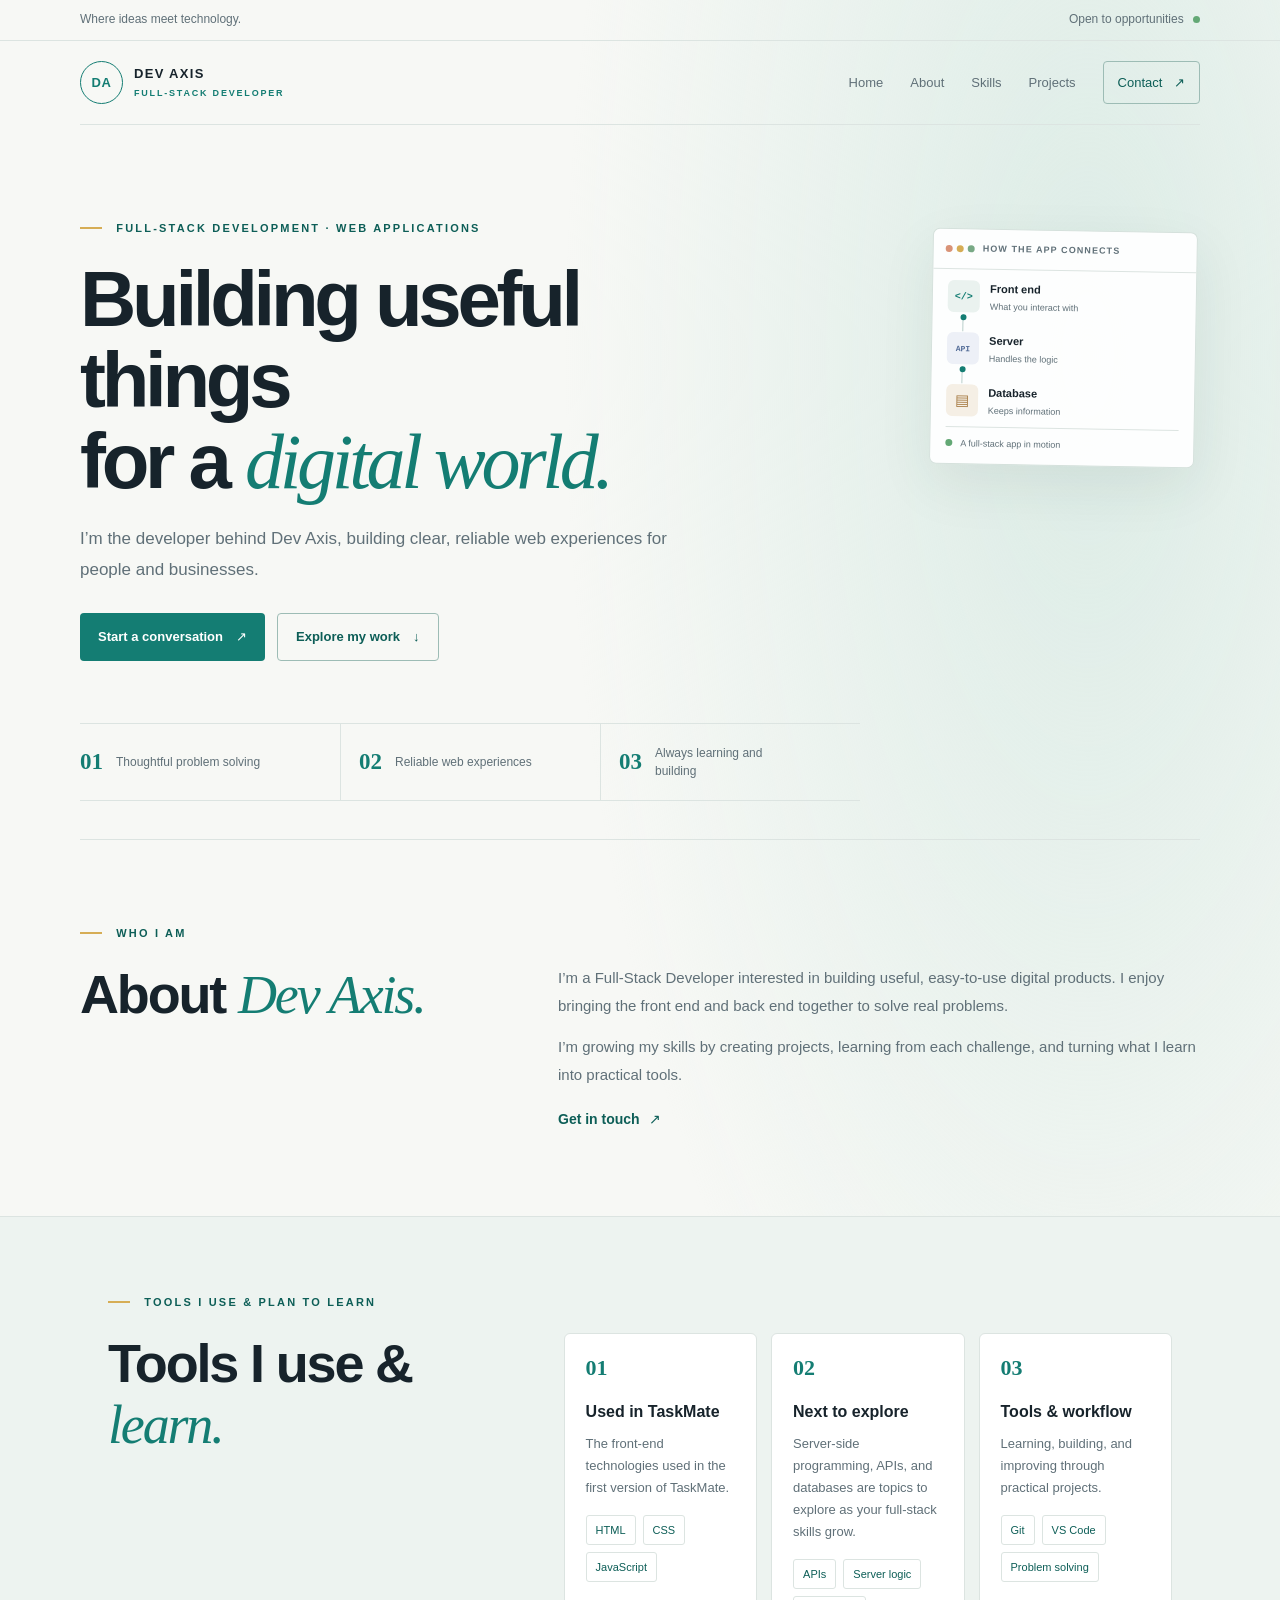
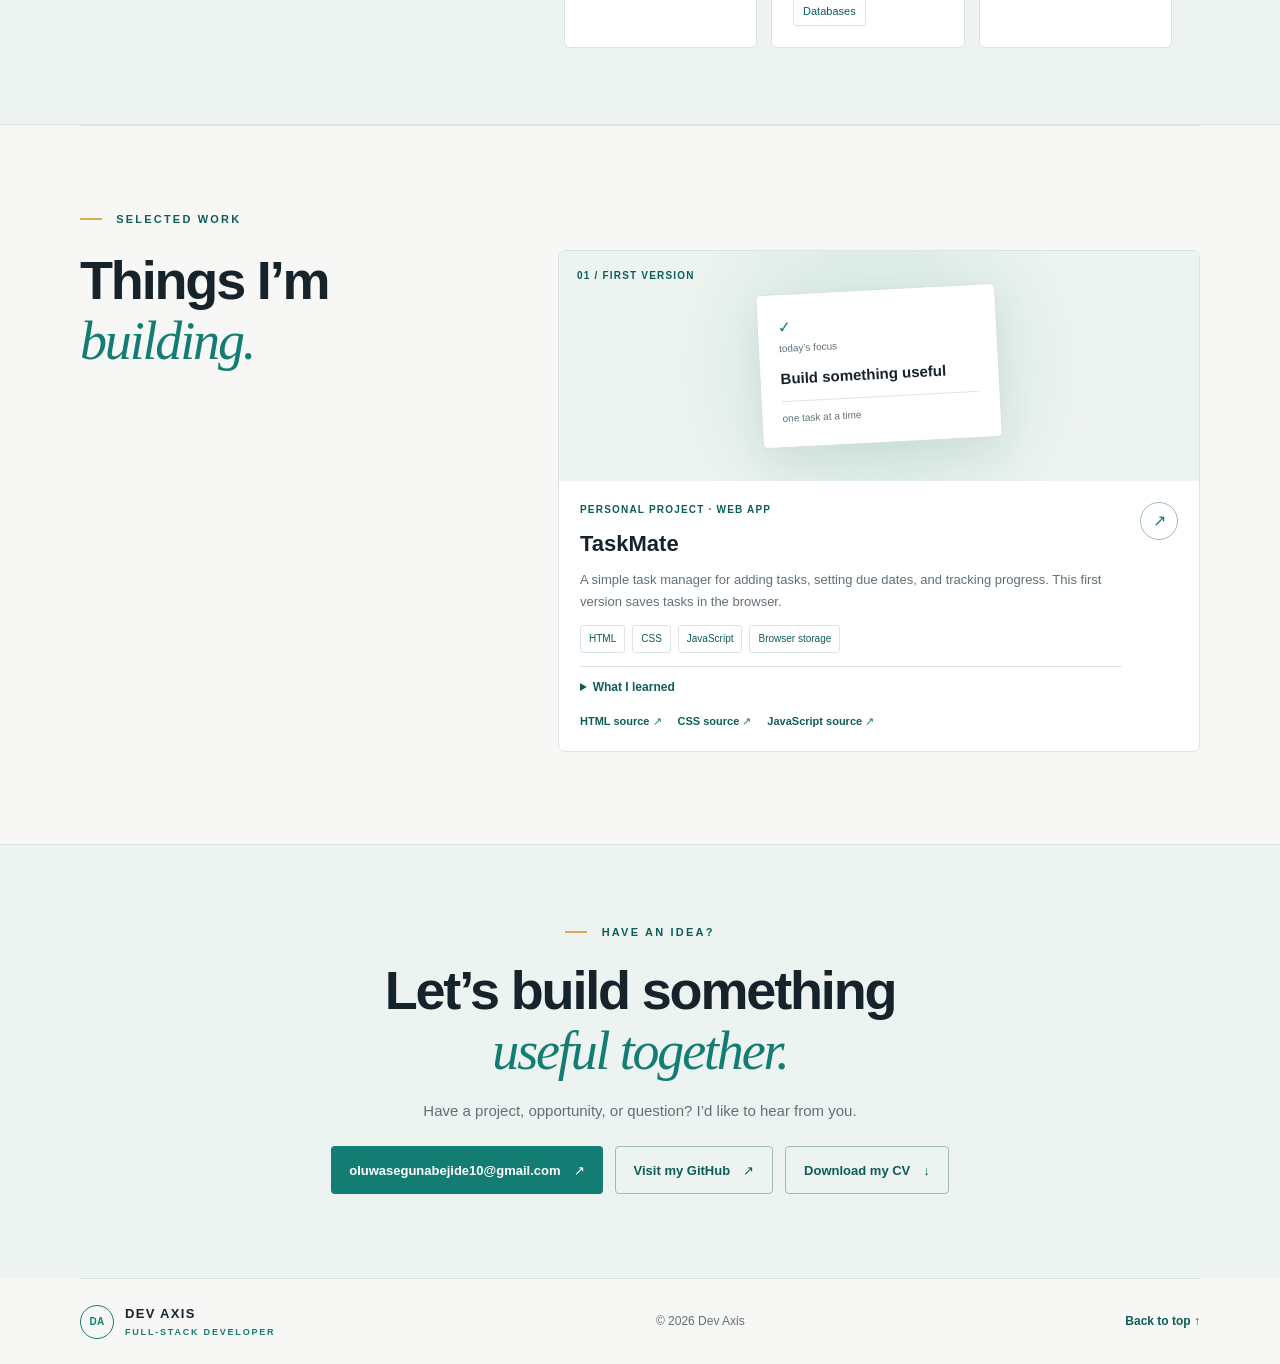
<file: index.html>
<!doctype html>
<html lang="en">
<head>
  <meta charset="utf-8">
  <meta name="viewport" content="width=device-width, initial-scale=1">
  <meta name="theme-color" content="#080808">
  <meta name="description" content="Dev Axis is the portfolio of a Full-Stack Developer building thoughtful web experiences.">
  <title>Dev Axis | Full-Stack Developer</title>
  <link rel="stylesheet" href="style1.css">
</head>
<body>
  <div class="topline">
    <div class="container topline-inner">
      <span>Where ideas meet technology.</span>
      <span>Open to opportunities <i></i></span>
    </div>
  </div>

  <header class="site-header container">
    <a class="brand" href="#home" aria-label="Dev Axis home">
      <span class="brand-mark">DA</span>
      <span class="brand-name">DEV AXIS<small>FULL-STACK DEVELOPER</small></span>
    </a>

    <nav class="desktop-nav" aria-label="Main navigation">
      <a href="#home">Home</a>
      <a href="#about">About</a>
      <a href="#skills">Skills</a>
      <a href="#projects">Projects</a>
      <a class="nav-contact" href="#contact">Contact <b>↗</b></a>
    </nav>

    <details class="mobile-menu">
      <summary aria-label="Open navigation menu">
        <span></span><span></span><span></span>
      </summary>
      <nav aria-label="Mobile navigation">
        <a href="#home">Home</a>
        <a href="#about">About</a>
        <a href="#skills">Skills</a>
        <a href="#projects">Projects</a>
        <a href="#contact">Contact</a>
      </nav>
    </details>
  </header>

  <main>
    <section class="hero container" id="home">
      <div class="hero-copy">
        <p class="eyebrow"><span></span> FULL-STACK DEVELOPMENT · WEB APPLICATIONS</p>
        <h1>Building useful things<br>for a <em>digital world.</em></h1>
        <p class="hero-text">I’m the developer behind Dev Axis, building clear, reliable web experiences for people and businesses.</p>
        <div class="hero-actions">
          <a class="button button-gold" href="#contact">Start a conversation <b>↗</b></a>
          <a class="button button-outline" href="#projects">Explore my work <b>↓</b></a>
        </div>
      </div>

      <div class="stack-card" aria-label="Animated diagram of a full-stack application"><div class="stack-heading"><span class="stack-lights"><i></i><i></i><i></i></span><span>HOW THE APP CONNECTS</span></div><div class="stack-flow"><div class="stack-node"><span class="node-icon">&lt;/&gt;</span><span class="node-copy"><b>Front end</b><small>What you interact with</small></span></div><div class="stack-link"><i class="flow-dot"></i></div><div class="stack-node"><span class="node-icon node-api">API</span><span class="node-copy"><b>Server</b><small>Handles the logic</small></span></div><div class="stack-link"><i class="flow-dot delay-one"></i></div><div class="stack-node"><span class="node-icon node-db">▤</span><span class="node-copy"><b>Database</b><small>Keeps information</small></span></div></div><div class="stack-footer"><span class="live-dot"></span> A full-stack app in motion</div></div>
              <div class="hero-stats">
        <div><b>01</b><span>Thoughtful problem solving</span></div>
<div><b>02</b><span>Reliable web experiences</span></div>
        <div><b>03</b><span>Always learning and building</span></div>
      </div>
    </section>

    <section class="section container about-section" id="about">
      <p class="eyebrow"><span></span> WHO I AM</p>
      <div class="section-grid">
        <h2>About <em>Dev Axis.</em></h2>
        <div>
          <p class="body-copy">I’m a Full-Stack Developer interested in building useful, easy-to-use digital products. I enjoy bringing the front end and back end together to solve real problems.</p>
          <p class="body-copy">I’m growing my skills by creating projects, learning from each challenge, and turning what I learn into practical tools.</p>
          <a class="arrow-link" href="mailto:oluwasegunabejide10@gmail.com">Get in touch <span>↗</span></a>
        </div>
      </div>
    </section>

    <section class="section skills-section" id="skills">
      <div class="container">
        <p class="eyebrow"><span></span> TOOLS I USE &amp; PLAN TO LEARN</p>
        <div class="section-grid">
          <h2>Tools I use &amp; <em>learn.</em></h2>
          <div class="skills-grid">
            <article>
              <b>01</b><h3>Used in TaskMate</h3>
              <p>The front-end technologies used in the first version of TaskMate.</p>
              <div class="chips"><span>HTML</span><span>CSS</span><span>JavaScript</span></div>
            </article>
            <article>
              <b>02</b><h3>Next to explore</h3>
              <p>Server-side programming, APIs, and databases are topics to explore as your full-stack skills grow.</p>
              <div class="chips"><span>APIs</span><span>Server logic</span><span>Databases</span></div>
            </article>
            <article>
              <b>03</b><h3>Tools &amp; workflow</h3>
              <p>Learning, building, and improving through practical projects.</p>
              <div class="chips"><span>Git</span><span>VS Code</span><span>Problem solving</span></div>
            </article>
          </div>
        </div>
      </div>
    </section>

    <section class="section container projects-section" id="projects">
      <p class="eyebrow"><span></span> SELECTED WORK</p>
      <div class="section-grid">
        <h2>Things I’m <em>building.</em></h2>
        <div class="project-card">
          <div class="project-visual">
            <span class="project-label">01 / FIRST VERSION</span>
            <div class="task-art">
              <i>✓</i><span>today’s focus</span>
              <b>Build something useful</b>
              <small>one task at a time</small>
            </div>
          </div>
          <div class="project-info">
            <div>
              <p class="project-type">PERSONAL PROJECT · WEB APP</p>
              <h3>TaskMate</h3>
              <p class="project-summary">A simple task manager for adding tasks, setting due dates, and tracking progress. This first version saves tasks in the browser.</p><div class="chips project-stack"><span>HTML</span><span>CSS</span><span>JavaScript</span><span>Browser storage</span></div><details class="project-learning"><summary>What I learned</summary><p>I practiced handling form events, updating task lists, adding filters, and saving data in the browser.</p></details><div class="project-code-links" aria-label="TaskMate source code"><a href="https://github.com/axisdev2-dev/portfolio/blob/master/taskmate.html" target="_blank" rel="noopener noreferrer">HTML source <span>↗</span></a><a href="https://github.com/axisdev2-dev/portfolio/blob/master/style.css" target="_blank" rel="noopener noreferrer">CSS source <span>↗</span></a><a href="https://github.com/axisdev2-dev/portfolio/blob/master/app.js" target="_blank" rel="noopener noreferrer">JavaScript source <span>↗</span></a></div>
            </div>
            <a class="round-link" href="taskmate.html" aria-label="Open TaskMate">↗</a>
          </div>
        </div>
      </div>
    </section>

    <section class="contact-section" id="contact">
      <div class="container contact-inner">
        <p class="eyebrow"><span></span> HAVE AN IDEA?</p>
        <h2>Let’s build something<br><em>useful together.</em></h2>
        <p>Have a project, opportunity, or question? I’d like to hear from you.</p>
        <div class="contact-actions">
          <a class="button button-gold" href="mailto:oluwasegunabejide10@gmail.com">oluwasegunabejide10@gmail.com <b>↗</b></a>
          <a class="button button-outline" href="https://github.com/axisdev2-dev" target="_blank" rel="noopener noreferrer">Visit my GitHub <b>↗</b></a>
          <a class="button button-outline" href="Dev-Axis-CV.pdf" download>Download my CV <b>↓</b></a>
        </div>
      </div>
    </section>
  </main>

  <footer class="container footer">
    <a class="brand" href="#home">
      <span class="brand-mark">DA</span>
      <span class="brand-name">DEV AXIS<small>FULL-STACK DEVELOPER</small></span>
    </a>
    <span>© 2026 Dev Axis</span>
    <a href="#home">Back to top ↑</a>
  </footer>
</body>
</html>
</file>
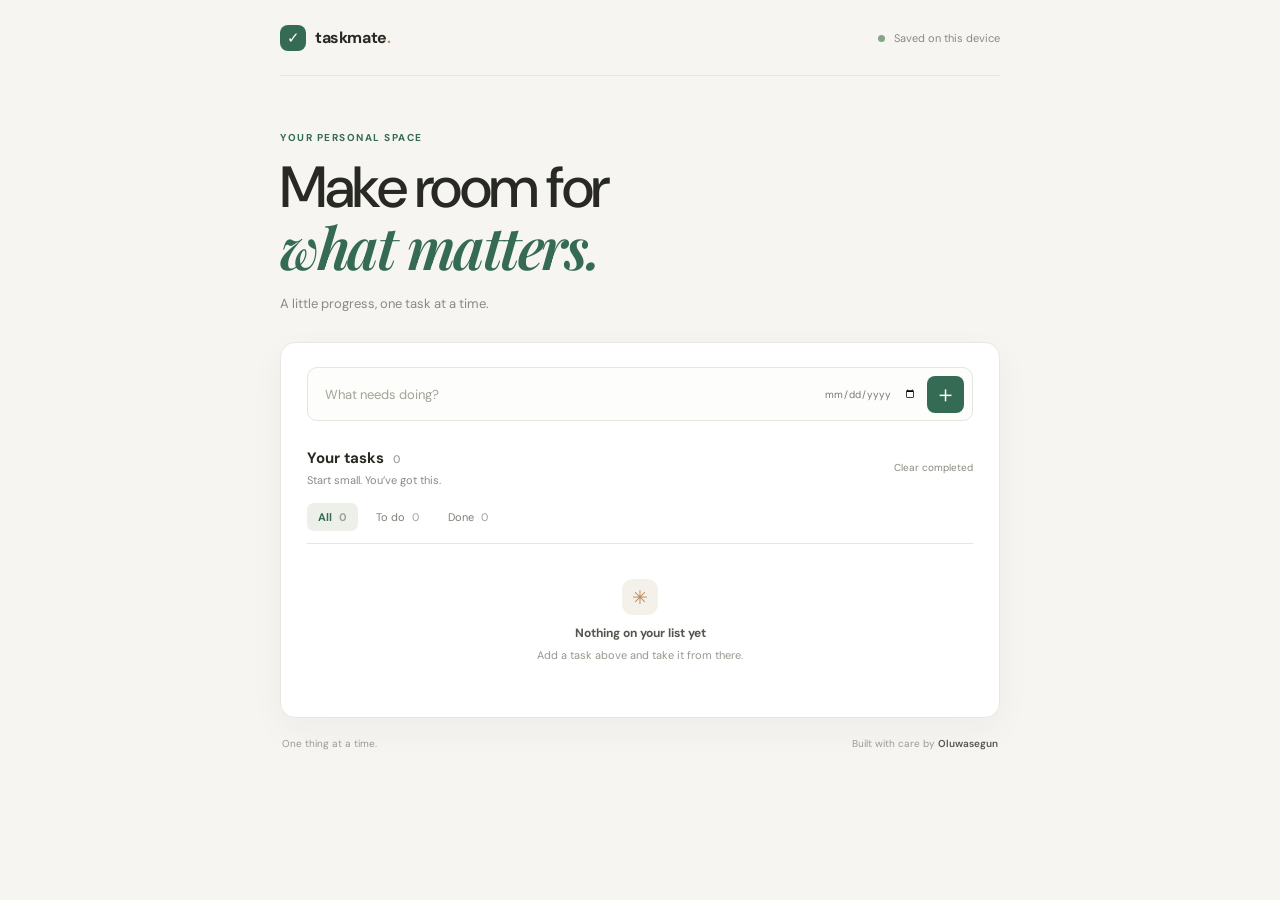
<file: taskmate.html>
<!doctype html>
<html lang="en">
<head>
  <meta charset="utf-8">
  <meta name="viewport" content="width=device-width, initial-scale=1">
  <meta name="theme-color" content="#f6f5f2">
  <title>TaskMate — Your day, in hand</title>
  <link rel="stylesheet" href="style.css">
  <script src="app.js" defer></script>
</head>
<body>
  <main class="app">
    <header class="topbar">
      <a class="brand" href="#" aria-label="TaskMate home">
        <span class="brand-icon">✓</span>
        taskmate<span class="period">.</span>
      </a>
      <span class="local-note"><span></span> Saved on this device</span>
    </header>

    <section class="welcome">
      <p class="eyebrow">YOUR PERSONAL SPACE</p>
      <h1>Make room for<br><em>what matters.</em></h1>
      <p class="welcome-copy">A little progress, one task at a time.</p>
    </section>

    <section class="task-panel" aria-label="Task manager">
      <form id="task-form" class="task-form">
        <label class="sr-only" for="task-input">What needs doing?</label>
        <input
          id="task-input"
          name="task"
          type="text"
          maxlength="120"
          placeholder="What needs doing?"
          autocomplete="off"
          required
        >

        <label class="sr-only" for="due-date">Optional due date</label>
        <input
          id="due-date"
          name="dueDate"
          type="date"
          aria-label="Optional due date"
        >

        <button class="add-button" type="submit" aria-label="Add task">＋</button>
      </form>

      <div class="list-head">
        <div>
          <h2>Your tasks <span id="total-count">0</span></h2>
          <p id="status-text">Start small. You’ve got this.</p>
        </div>
        <button id="clear-done" class="clear-button" type="button">
          Clear completed
        </button>
      </div>

      <div class="filters" role="group" aria-label="Filter tasks">
        <button
          type="button"
          class="filter active"
          data-filter="all"
          aria-pressed="true"
        >
          All <span id="all-count">0</span>
        </button>
        <button
          type="button"
          class="filter"
          data-filter="active"
          aria-pressed="false"
        >
          To do <span id="active-count">0</span>
        </button>
        <button
          type="button"
          class="filter"
          data-filter="completed"
          aria-pressed="false"
        >
          Done <span id="done-count">0</span>
        </button>
      </div>

      <ul id="task-list" class="task-list" aria-live="polite"></ul>

      <div id="empty-state" class="empty-state">
        <span class="empty-icon">✳</span>
        <strong>Nothing on your list yet</strong>
        <span>Add a task above and take it from there.</span>
      </div>
    </section>

    <footer class="footer">
      <span>One thing at a time.</span>
      <span>Built with care by <strong>Oluwasegun</strong></span>
    </footer>
  </main>
</body>
</html>
</file>
<file: style1.css>
:root {
  color-scheme: light;
  --ink: #17232b;
  --muted: #607078;
  --paper: #f7f8f5;
  --white: #ffffff;
  --teal: #147d73;
  --teal-dark: #0d5e57;
  --gold: #d6ad55;
  --line: #dce4e1;
  --soft: #edf3f0;
  --serif: Georgia, "Times New Roman", serif;
  font-family: "Segoe UI", Aptos, Arial, sans-serif;
  color: var(--ink);
  background: var(--paper);
  font-synthesis: none;
  text-rendering: optimizeLegibility;
  -webkit-font-smoothing: antialiased;
}

* {
  box-sizing: border-box;
}

html {
  scroll-behavior: smooth;
  scroll-padding-top: 24px;
}

body {
  min-width: 320px;
  margin: 0;
  background: radial-gradient(ellipse at 85% 12%, #dcece6 0, transparent 34%), var(--paper);
  color: var(--ink);
  line-height: 1.65;
}

a {
  color: inherit;
}

.container {
  width: min(1120px, calc(100% - 56px));
  margin-inline: auto;
}

.topline {
  border-bottom: 1px solid var(--line);
  color: var(--muted);
  font-size: 12px;
}

.topline-inner {
  min-height: 40px;
  display: flex;
  align-items: center;
  justify-content: space-between;
  gap: 18px;
}

.topline i,
.live-dot {
  display: inline-block;
  width: 7px;
  height: 7px;
  margin-left: 6px;
  border-radius: 50%;
  background: #63a875;
}

.site-header {
  position: relative;
  z-index: 5;
  min-height: 84px;
  display: flex;
  align-items: center;
  justify-content: space-between;
  gap: 24px;
  border-bottom: 1px solid var(--line);
}

.brand {
  display: flex;
  align-items: center;
  gap: 11px;
  color: var(--ink);
  text-decoration: none;
}

.brand-mark {
  width: 43px;
  height: 43px;
  display: grid;
  place-items: center;
  border: 1px solid var(--teal);
  border-radius: 50%;
  color: var(--teal);
  font-size: 13px;
  font-weight: 800;
  letter-spacing: 0.04em;
}

.brand-name {
  font-size: 13px;
  font-weight: 800;
  letter-spacing: 0.1em;
  line-height: 1.25;
}

.brand-name small {
  display: block;
  margin-top: 5px;
  color: var(--teal);
  font-size: 9px;
  letter-spacing: 0.2em;
}

.desktop-nav {
  display: flex;
  align-items: center;
  gap: 27px;
  font-size: 13px;
}

.desktop-nav a,
.mobile-menu a {
  color: var(--muted);
  text-decoration: none;
  transition: color 0.2s ease;
}

.desktop-nav a:hover,
.mobile-menu a:hover {
  color: var(--teal);
}

.desktop-nav .nav-contact {
  padding: 10px 14px;
  border: 1px solid #9dbcb5;
  border-radius: 4px;
  color: var(--teal-dark);
}

.nav-contact b {
  margin-left: 8px;
}

.mobile-menu {
  display: none;
}

.hero {
  position: relative;
  padding-top: 94px;
  padding-bottom: 38px;
}

.hero-copy {
  max-width: 720px;
}

.eyebrow {
  margin: 0 0 22px;
  color: var(--teal-dark);
  font-size: 11px;
  font-weight: 800;
  letter-spacing: 0.2em;
}

.eyebrow span {
  display: inline-block;
  width: 22px;
  height: 2px;
  margin: 0 9px 3px 0;
  background: var(--gold);
}

h1,
h2,
h3,
p {
  margin-top: 0;
}

.hero h1 {
  max-width: 760px;
  margin-bottom: 22px;
  font-size: clamp(48px, 7vw, 78px);
  font-weight: 750;
  line-height: 1.04;
  letter-spacing: -0.055em;
}

.hero h1 em,
.section h2 em,
.contact-section h2 em {
  color: var(--teal);
  font-family: var(--serif);
  font-weight: 500;
}

.hero-text {
  max-width: 590px;
  margin-bottom: 27px;
  color: var(--muted);
  font-size: 17px;
  line-height: 1.8;
}

.hero-actions {
  display: flex;
  flex-wrap: wrap;
  gap: 12px;
}

.button {
  min-height: 48px;
  display: inline-flex;
  align-items: center;
  justify-content: center;
  gap: 13px;
  padding: 0 18px;
  border-radius: 4px;
  font-size: 13px;
  font-weight: 700;
  text-decoration: none;
  transition: transform 0.2s ease, background 0.2s ease;
}

.button:hover {
  transform: translateY(-2px);
}

.button-gold {
  background: var(--teal);
  color: var(--white);
}

.button-gold:hover {
  background: var(--teal-dark);
}

.button-outline {
  border: 1px solid #9dbcb5;
  color: var(--teal-dark);
  background: transparent;
}

.stack-card {
  position: absolute;
  top: 105px;
  right: 4px;
  width: 265px;
  padding: 0 15px 12px;
  border: 1px solid #d5e1dc;
  border-radius: 7px;
  background: rgba(255, 255, 255, 0.94);
  box-shadow: 0 20px 55px #203b3214;
  transform: rotate(1deg);
}

.stack-heading {
  display: flex;
  align-items: center;
  gap: 8px;
  margin: 0 -15px 10px;
  padding: 12px;
  border-bottom: 1px solid var(--line);
  color: var(--muted);
  font-size: 9px;
  font-weight: 800;
  letter-spacing: 0.12em;
}

.stack-lights {
  display: flex;
  gap: 4px;
}

.stack-lights i {
  width: 7px;
  height: 7px;
  border-radius: 50%;
  background: #b8c6c3;
}

.stack-lights i:first-child {
  background: #d99377;
}

.stack-lights i:nth-child(2) {
  background: var(--gold);
}

.stack-lights i:last-child {
  background: #78a985;
}

.stack-node {
  display: flex;
  align-items: center;
  gap: 10px;
}

.node-icon {
  width: 32px;
  height: 32px;
  flex: 0 0 auto;
  display: grid;
  place-items: center;
  border-radius: 6px;
  background: #eaf2ef;
  color: var(--teal);
  font: 700 10px Consolas, monospace;
}

.node-api {
  background: #edf0f7;
  color: #536c98;
  font-size: 8px;
}

.node-db {
  background: #f5efe5;
  color: #a67a42;
  font-size: 15px;
}

.node-copy b {
  display: block;
  color: var(--ink);
  font-size: 11px;
}

.node-copy small {
  display: block;
  margin-top: 2px;
  color: var(--muted);
  font-size: 9px;
}

.stack-link {
  position: relative;
  height: 17px;
  margin-left: 15px;
  border-left: 1px solid #b9ceca;
}

.flow-dot {
  position: absolute;
  top: 0;
  left: -3.5px;
  width: 6px;
  height: 6px;
  border-radius: 50%;
  background: var(--teal);
  animation: data-flow 1.8s ease-in-out infinite;
}

.flow-dot.delay-one {
  animation-delay: 0.9s;
}

@keyframes data-flow {
  0% {
    top: 0;
    opacity: 0;
  }

  20%,
  80% {
    opacity: 1;
  }

  100% {
    top: 12px;
    opacity: 0;
  }
}

.stack-footer {
  margin-top: 8px;
  padding-top: 9px;
  border-top: 1px solid var(--line);
  color: var(--muted);
  font-size: 9px;
}

.live-dot {
  margin: 0 6px 0 0;
}

.hero-stats {
  display: grid;
  grid-template-columns: repeat(3, 1fr);
  max-width: 780px;
  margin-top: 62px;
  border-block: 1px solid var(--line);
}

.hero-stats div {
  min-height: 76px;
  display: flex;
  align-items: center;
  gap: 13px;
}

.hero-stats div + div {
  padding-left: 18px;
  border-left: 1px solid var(--line);
}

.hero-stats b {
  color: var(--teal);
  font: 700 23px var(--serif);
}

.hero-stats span {
  max-width: 145px;
  color: var(--muted);
  font-size: 12px;
  line-height: 1.5;
}

.section {
  padding: 84px 0;
  border-top: 1px solid var(--line);
}

.section-grid {
  display: grid;
  grid-template-columns: 0.8fr 1.2fr;
  gap: 50px;
}

.section h2,
.contact-section h2 {
  margin: 0;
  font-size: clamp(36px, 4.6vw, 54px);
  line-height: 1.12;
  letter-spacing: -0.04em;
}

.body-copy {
  margin-bottom: 14px;
  color: var(--muted);
  font-size: 15px;
  line-height: 1.85;
}

.arrow-link {
  display: inline-flex;
  gap: 9px;
  margin-top: 5px;
  color: var(--teal-dark);
  font-size: 14px;
  font-weight: 700;
  text-decoration: none;
}

.skills-section {
  width: 100%;
  max-width: none;
  padding: 76px max(28px, calc((100% - 1120px) / 2));
  border-block: 1px solid var(--line);
  background: var(--soft);
}

.skills-section .section-grid {
  max-width: 1120px;
  margin: auto;
}

.skills-grid {
  display: grid;
  grid-template-columns: repeat(3, 1fr);
  gap: 14px;
}

.skills-grid article {
  min-width: 0;
  padding: 21px;
  border: 1px solid var(--line);
  border-radius: 6px;
  background: var(--white);
}

.skills-grid article > b {
  color: var(--teal);
  font: 700 22px var(--serif);
}

.skills-grid h3 {
  margin: 15px 0 8px;
  font-size: 16px;
}

.skills-grid p {
  min-height: 67px;
  margin-bottom: 15px;
  color: var(--muted);
  font-size: 13px;
  line-height: 1.7;
}

.chips,
.project-stack {
  display: flex;
  flex-wrap: wrap;
  gap: 7px;
}

.chips span {
  padding: 5px 9px;
  border: 1px solid var(--line);
  border-radius: 3px;
  color: var(--teal-dark);
  font-size: 11px;
}

.projects-section {
  padding-bottom: 92px;
}

.project-card {
  overflow: hidden;
  border: 1px solid var(--line);
  border-radius: 7px;
  background: var(--white);
}

.project-visual {
  position: relative;
  height: 230px;
  display: grid;
  place-items: center;
  background: radial-gradient(circle, #cde5dd 0, transparent 62%), #edf3f0;
}

.project-label {
  position: absolute;
  top: 17px;
  left: 18px;
  color: var(--teal-dark);
  font-size: 10px;
  font-weight: 800;
  letter-spacing: 0.12em;
}

.task-art {
  width: min(240px, 75%);
  padding: 20px;
  border: 1px solid #d5e1dc;
  border-radius: 5px;
  background: var(--white);
  box-shadow: 0 14px 35px #203b3212;
  transform: rotate(-3deg);
}

.task-art i {
  color: var(--teal);
  font-style: normal;
}

.task-art span,
.task-art small {
  display: block;
  color: var(--muted);
  font-size: 10px;
}

.task-art b {
  display: block;
  margin: 9px 0;
  font-size: 15px;
}

.task-art small {
  padding-top: 9px;
  border-top: 1px solid var(--line);
}

.project-info {
  display: flex;
  align-items: flex-start;
  justify-content: space-between;
  gap: 18px;
  padding: 21px;
}

.project-type {
  margin-bottom: 7px;
  color: var(--teal-dark);
  font-size: 10px;
  font-weight: 800;
  letter-spacing: 0.12em;
}

.project-info h3 {
  margin-bottom: 7px;
  font-size: 22px;
}

.project-summary {
  max-width: 580px;
  margin-bottom: 12px;
  color: var(--muted);
  font-size: 13px;
  line-height: 1.7;
}

.project-stack {
  margin-top: 12px;
}

.project-stack span {
  padding: 5px 8px;
  border: 1px solid var(--line);
  border-radius: 3px;
  color: var(--teal-dark);
  font-size: 10px;
}

.project-learning {
  margin-top: 13px;
  padding-top: 11px;
  border-top: 1px solid var(--line);
}

.project-learning summary {
  color: var(--teal-dark);
  cursor: pointer;
  font-size: 12px;
  font-weight: 700;
}

.project-learning p {
  margin: 8px 0 0;
  color: var(--muted);
  font-size: 12px;
  line-height: 1.7;
}

.project-code-links {
  display: flex;
  flex-wrap: wrap;
  gap: 8px 16px;
  margin-top: 14px;
}

.project-code-links a {
  color: var(--teal-dark);
  font-size: 11px;
  font-weight: 700;
  text-decoration: none;
}

.project-code-links a:hover {
  text-decoration: underline;
}

.project-code-links a span {
  color: var(--teal);
}

.round-link {
  width: 38px;
  height: 38px;
  flex: 0 0 auto;
  display: grid;
  place-items: center;
  border: 1px solid #9dbcb5;
  border-radius: 50%;
  color: var(--teal);
  text-decoration: none;
}

.contact-section {
  padding: 78px 0 84px;
  border-top: 1px solid var(--line);
  background: var(--soft);
  text-align: center;
}

.contact-inner .eyebrow {
  margin-bottom: 18px;
}

.contact-inner > p:not(.eyebrow) {
  margin: 17px 0 23px;
  color: var(--muted);
  font-size: 15px;
}

.contact-actions {
  display: flex;
  flex-wrap: wrap;
  justify-content: center;
  gap: 12px;
}

.footer {
  min-height: 86px;
  display: flex;
  align-items: center;
  justify-content: space-between;
  gap: 20px;
  border-top: 1px solid var(--line);
  color: var(--muted);
  font-size: 12px;
}

.footer > a:last-child {
  color: var(--teal-dark);
  font-weight: 700;
  text-decoration: none;
}

.footer .brand-mark {
  width: 34px;
  height: 34px;
  font-size: 10px;
}

@media (max-width: 900px) {
  .stack-card {
    position: relative;
    top: auto;
    right: auto;
    width: min(100%, 420px);
    margin: 34px 0 0 8px;
  }

  .hero {
    padding-top: 66px;
  }

  .hero-stats {
    margin-top: 38px;
  }

  .section-grid {
    grid-template-columns: 1fr;
    gap: 24px;
  }
}

@media (max-width: 680px) {
  .container {
    width: calc(100% - 36px);
  }

  .topline {
    font-size: 10px;
  }

  .topline-inner {
    min-height: 36px;
    gap: 8px;
  }

  .site-header {
    min-height: 72px;
  }

  .brand-mark {
    width: 38px;
    height: 38px;
  }

  .brand-name {
    font-size: 11px;
  }

  .brand-name small {
    font-size: 8px;
    letter-spacing: 0.15em;
  }

  .desktop-nav {
    display: none;
  }

  .mobile-menu {
    position: relative;
    display: block;
  }

  .mobile-menu summary {
    width: 43px;
    height: 43px;
    display: grid;
    place-content: center;
    gap: 5px;
    border: 1px solid #9dbcb5;
    border-radius: 4px;
    cursor: pointer;
    list-style: none;
  }

  .mobile-menu summary::-webkit-details-marker {
    display: none;
  }

  .mobile-menu summary span {
    width: 18px;
    height: 2px;
    background: var(--teal);
  }

  .mobile-menu nav {
    position: absolute;
    top: 51px;
    right: 0;
    width: 220px;
    display: flex;
    flex-direction: column;
    padding: 7px 14px;
    border: 1px solid var(--line);
    border-radius: 5px;
    background: var(--white);
    box-shadow: 0 14px 30px #203b3218;
  }

  .mobile-menu nav a {
    padding: 11px 0;
    border-bottom: 1px solid var(--line);
    font-size: 13px;
  }

  .mobile-menu nav a:last-child {
    border-bottom: 0;
  }

  .hero {
    padding-top: 51px;
    padding-bottom: 30px;
  }

  .eyebrow {
    margin-bottom: 17px;
    font-size: 9px;
    letter-spacing: 0.14em;
  }

  .hero h1 {
    font-size: clamp(42px, 11vw, 61px);
    letter-spacing: -0.05em;
  }

  .hero-text {
    font-size: 15px;
  }

  .button {
    min-height: 45px;
    padding-inline: 13px;
    font-size: 11px;
  }

  .hero-stats {
    grid-template-columns: 1fr;
    margin-top: 30px;
  }

  .hero-stats div {
    min-height: 56px;
  }

  .hero-stats div + div {
    padding-left: 0;
    border-top: 1px solid var(--line);
    border-left: 0;
  }

  .section {
    padding: 61px 0;
  }

  .section h2,
  .contact-section h2 {
    font-size: 38px;
  }

  .skills-section {
    padding: 60px 18px;
  }

  .skills-grid {
    grid-template-columns: 1fr;
  }

  .skills-grid p {
    min-height: 0;
  }

  .project-visual {
    height: 195px;
  }

  .project-info {
    padding: 16px;
  }

  .contact-section {
    padding: 62px 0;
  }

  .footer {
    min-height: 100px;
    flex-wrap: wrap;
    gap: 12px;
    padding-block: 14px;
  }

  .footer > span {
    order: 3;
    width: 100%;
  }
}

@media (prefers-reduced-motion: reduce) {
  html {
    scroll-behavior: auto;
  }

  *,
  *::before,
  *::after {
    animation-duration: 0.01ms !important;
    animation-iteration-count: 1 !important;
    transition-duration: 0.01ms !important;
  }
}
</file>
<file: style.css>
@import url('https://fonts.googleapis.com/css2?family=DM+Sans:wght@400;500;600;700&family=Playfair+Display:ital,wght@0,600;0,700;1,600&display=swap');

:root {
  font-family: "DM Sans", Arial, sans-serif;
  color: #282923;
  background: #f6f5f2;
  font-synthesis: none;
  --ink: #282923;
  --muted: #898a80;
  --green: #356b54;
  --soft: #edf0e9;
  --line: #e7e6df;
  --serif: "Playfair Display", Georgia, serif;
}

* { box-sizing: border-box; }

body {
  margin: 0;
  min-width: 320px;
}

.app {
  width: min(720px, calc(100% - 40px));
  margin: auto;
}

.topbar {
  height: 76px;
  display: flex;
  align-items: center;
  justify-content: space-between;
  border-bottom: 1px solid var(--line);
}

.brand {
  display: flex;
  gap: 9px;
  align-items: center;
  color: var(--ink);
  font-weight: 700;
  font-size: 16px;
  text-decoration: none;
  letter-spacing: -.4px;
}

.brand-icon {
  width: 26px;
  height: 26px;
  display: grid;
  place-items: center;
  border-radius: 8px;
  background: var(--green);
  color: white;
  font-size: 15px;
}

.period {
  color: #d68a58;
  margin-left: -9px;
}

.local-note {
  color: var(--muted);
  font-size: 11px;
}

.local-note span {
  display: inline-block;
  width: 7px;
  height: 7px;
  margin-right: 6px;
  border-radius: 50%;
  background: #83a782;
}

.welcome {
  padding: 55px 0 30px;
}

.eyebrow {
  margin: 0 0 14px;
  color: var(--green);
  font-size: 10px;
  font-weight: 700;
  letter-spacing: 1.5px;
}

.welcome h1 {
  margin: 0;
  font-size: clamp(40px, 8vw, 58px);
  line-height: 1.02;
  letter-spacing: -2.5px;
  font-weight: 500;
}

.welcome h1 em {
  font-family: var(--serif);
  font-weight: 600;
  color: var(--green);
}

.welcome-copy {
  margin: 15px 0 0;
  color: var(--muted);
  font-size: 13px;
}

.task-panel {
  padding: 24px 26px 20px;
  border: 1px solid #e8e7e0;
  border-radius: 15px;
  background: #fff;
  box-shadow: 0 12px 35px #2b34210b;
}

.task-form {
  display: flex;
  align-items: center;
  gap: 10px;
  padding: 7px 8px 7px 15px;
  border: 1px solid #e5e6df;
  border-radius: 10px;
  background: #fdfdfb;
}

.task-form:focus-within {
  border-color: #93ad9b;
  box-shadow: 0 0 0 3px #356b5412;
}

.task-form input[type=text] {
  flex: 1;
  min-width: 0;
  height: 38px;
  border: 0;
  outline: 0;
  background: transparent;
  color: var(--ink);
  font: inherit;
  font-size: 13px;
}

.task-form input::placeholder {
  color: #a2a399;
}

.task-form input[type=date] {
  max-width: 132px;
  border: 0;
  outline: 0;
  background: transparent;
  color: #77796e;
  font: inherit;
  font-size: 10px;
}

.add-button {
  width: 37px;
  height: 37px;
  flex: 0 0 auto;
  border: 0;
  border-radius: 8px;
  background: var(--green);
  color: white;
  font-size: 23px;
  line-height: 1;
  cursor: pointer;
}

.add-button:hover {
  background: #285640;
}

.list-head {
  display: flex;
  align-items: center;
  justify-content: space-between;
  margin: 27px 0 16px;
}

.list-head h2 {
  margin: 0;
  font-size: 15px;
  font-weight: 700;
}

.list-head h2 span {
  margin-left: 5px;
  color: #9a9b92;
  font-size: 11px;
  font-weight: 500;
}

.list-head p {
  margin: 5px 0 0;
  color: var(--muted);
  font-size: 11px;
}

.clear-button {
  padding: 7px 0;
  border: 0;
  background: none;
  color: #87897f;
  font: inherit;
  font-size: 10px;
  cursor: pointer;
}

.clear-button:hover {
  color: #a5523e;
}

.filters {
  display: flex;
  gap: 7px;
  padding-bottom: 12px;
  border-bottom: 1px solid var(--line);
}

.filter {
  padding: 7px 11px;
  border: 0;
  border-radius: 7px;
  background: transparent;
  color: #7d7f75;
  font: inherit;
  font-size: 11px;
  cursor: pointer;
}

.filter span {
  margin-left: 4px;
  color: #a0a196;
}

.filter.active {
  background: var(--soft);
  color: var(--green);
  font-weight: 700;
}

.task-list {
  list-style: none;
  margin: 0;
  padding: 0;
}

.task-row {
  display: flex;
  align-items: center;
  gap: 12px;
  padding: 14px 3px;
  border-bottom: 1px solid #efeee9;
}

.check-button {
  width: 19px;
  height: 19px;
  flex: 0 0 auto;
  display: grid;
  place-items: center;
  border: 1.5px solid #c8cbbf;
  border-radius: 6px;
  background: #fff;
  color: white;
  font-size: 12px;
  cursor: pointer;
}

.check-button:hover {
  border-color: var(--green);
}

.task-row.done .check-button {
  border-color: var(--green);
  background: var(--green);
}

.task-content {
  flex: 1;
  min-width: 0;
}

.task-title {
  display: block;
  overflow-wrap: anywhere;
  font-size: 12px;
  line-height: 1.5;
}

.task-row.done .task-title {
  color: #a2a399;
  text-decoration: line-through;
}

.due {
  display: block;
  margin-top: 4px;
  color: #9a9b92;
  font-size: 10px;
}

.due.overdue {
  color: #b35443;
}

.delete-button {
  width: 29px;
  height: 29px;
  border: 0;
  border-radius: 7px;
  background: transparent;
  color: #a4a59b;
  font-size: 17px;
  cursor: pointer;
}

.delete-button:hover {
  background: #f8ece9;
  color: #a5523e;
}

.empty-state {
  display: flex;
  align-items: center;
  flex-direction: column;
  gap: 7px;
  padding: 35px 12px;
  color: #96978d;
  text-align: center;
  font-size: 11px;
}

.empty-state strong {
  color: #55574f;
  font-size: 12px;
}

.empty-icon {
  display: grid;
  place-items: center;
  width: 36px;
  height: 36px;
  margin-bottom: 3px;
  border-radius: 11px;
  background: #f3f1e9;
  color: #bd8956;
  font-size: 19px;
}

.empty-state[hidden] {
  display: none;
}

.footer {
  display: flex;
  justify-content: space-between;
  padding: 19px 2px 30px;
  color: #999a91;
  font-size: 10px;
}

.footer strong {
  color: #55574f;
  font-weight: 600;
}

.sr-only {
  position: absolute;
  width: 1px;
  height: 1px;
  padding: 0;
  margin: -1px;
  overflow: hidden;
  clip: rect(0, 0, 0, 0);
  white-space: nowrap;
  border: 0;
}

@media (max-width: 560px) {
  .app {
    width: calc(100% - 30px);
  }

  .welcome {
    padding: 43px 0 25px;
  }

  .task-panel {
    padding: 18px 15px 14px;
  }

  .task-form {
    gap: 6px;
    padding-left: 10px;
  }

  .task-form input[type=date] {
    max-width: 115px;
  }

  .footer {
    gap: 12px;
    font-size: 9px;
  }

  .list-head {
    margin-top: 23px;
  }
}

@media (prefers-reduced-motion: reduce) {
  html {
    scroll-behavior: auto;
  }

  *,
  *::before,
  *::after {
    transition: none !important;
  }
}
</file>
